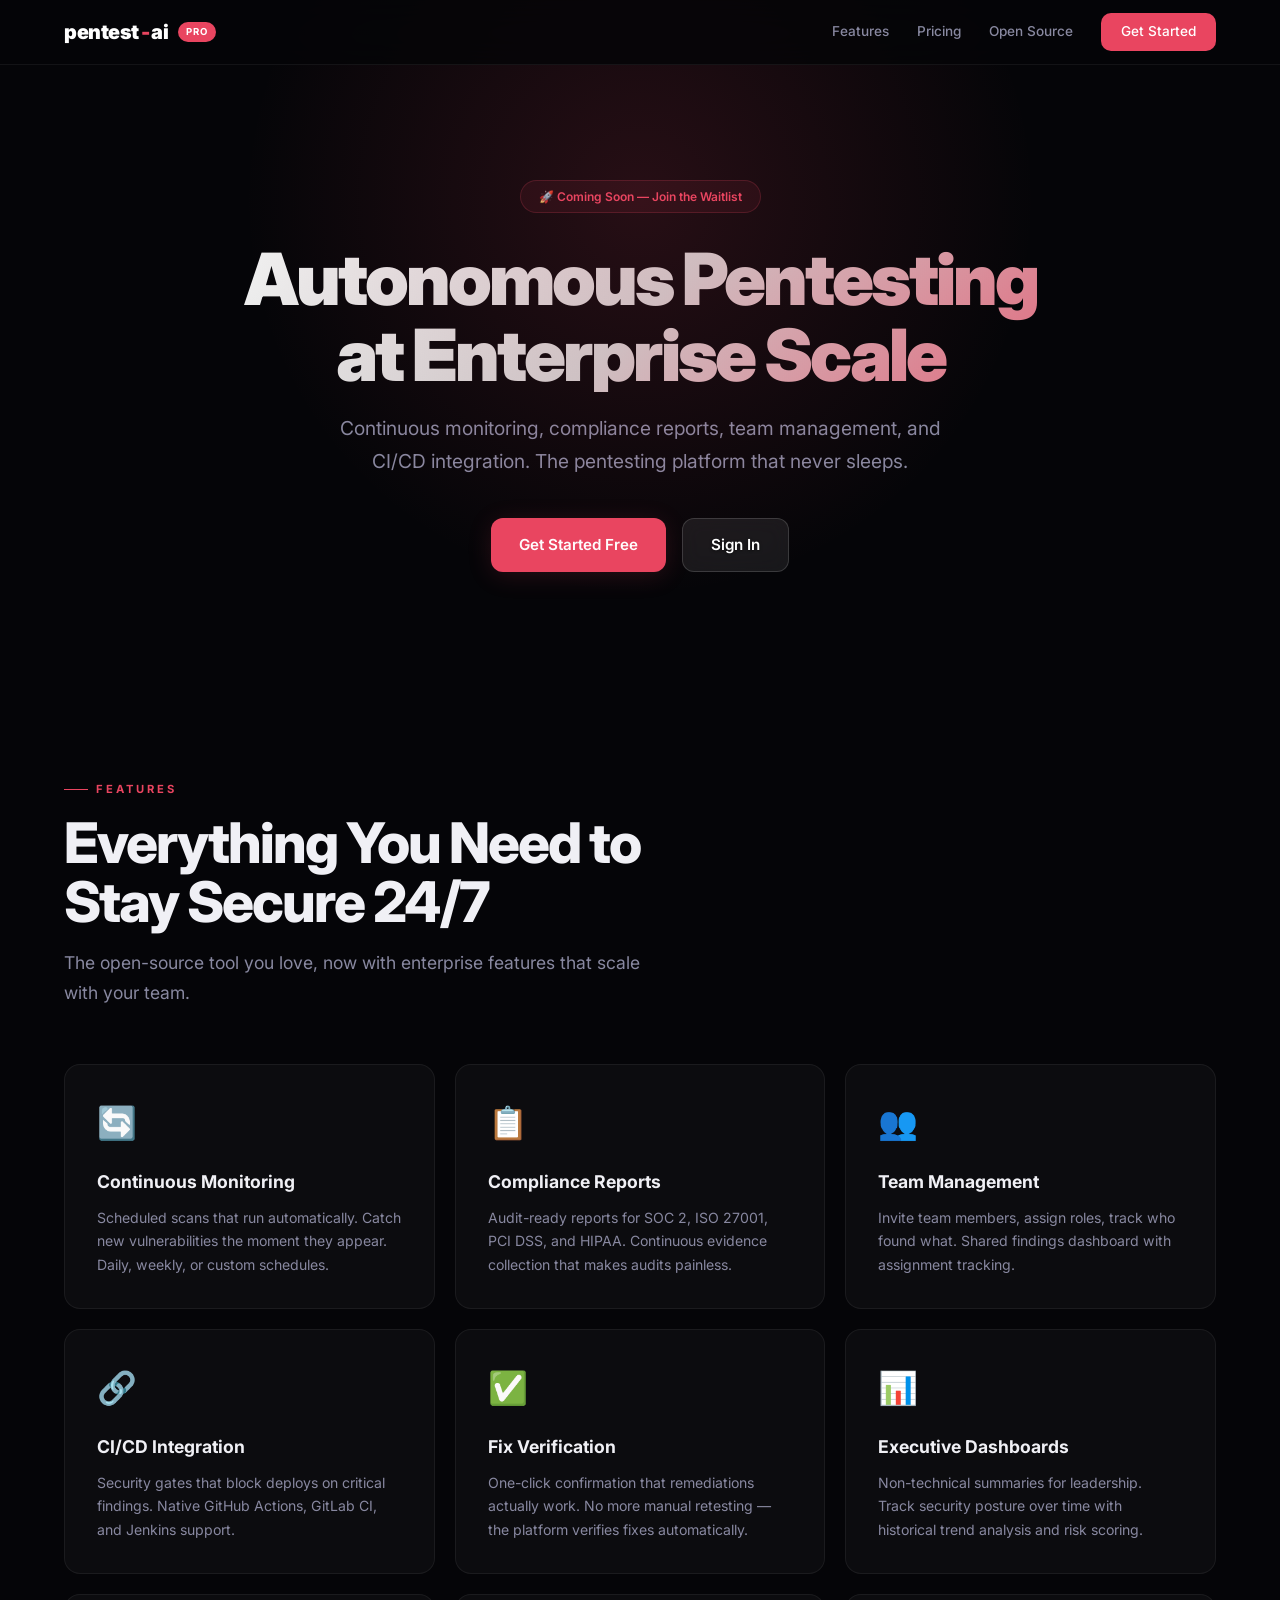
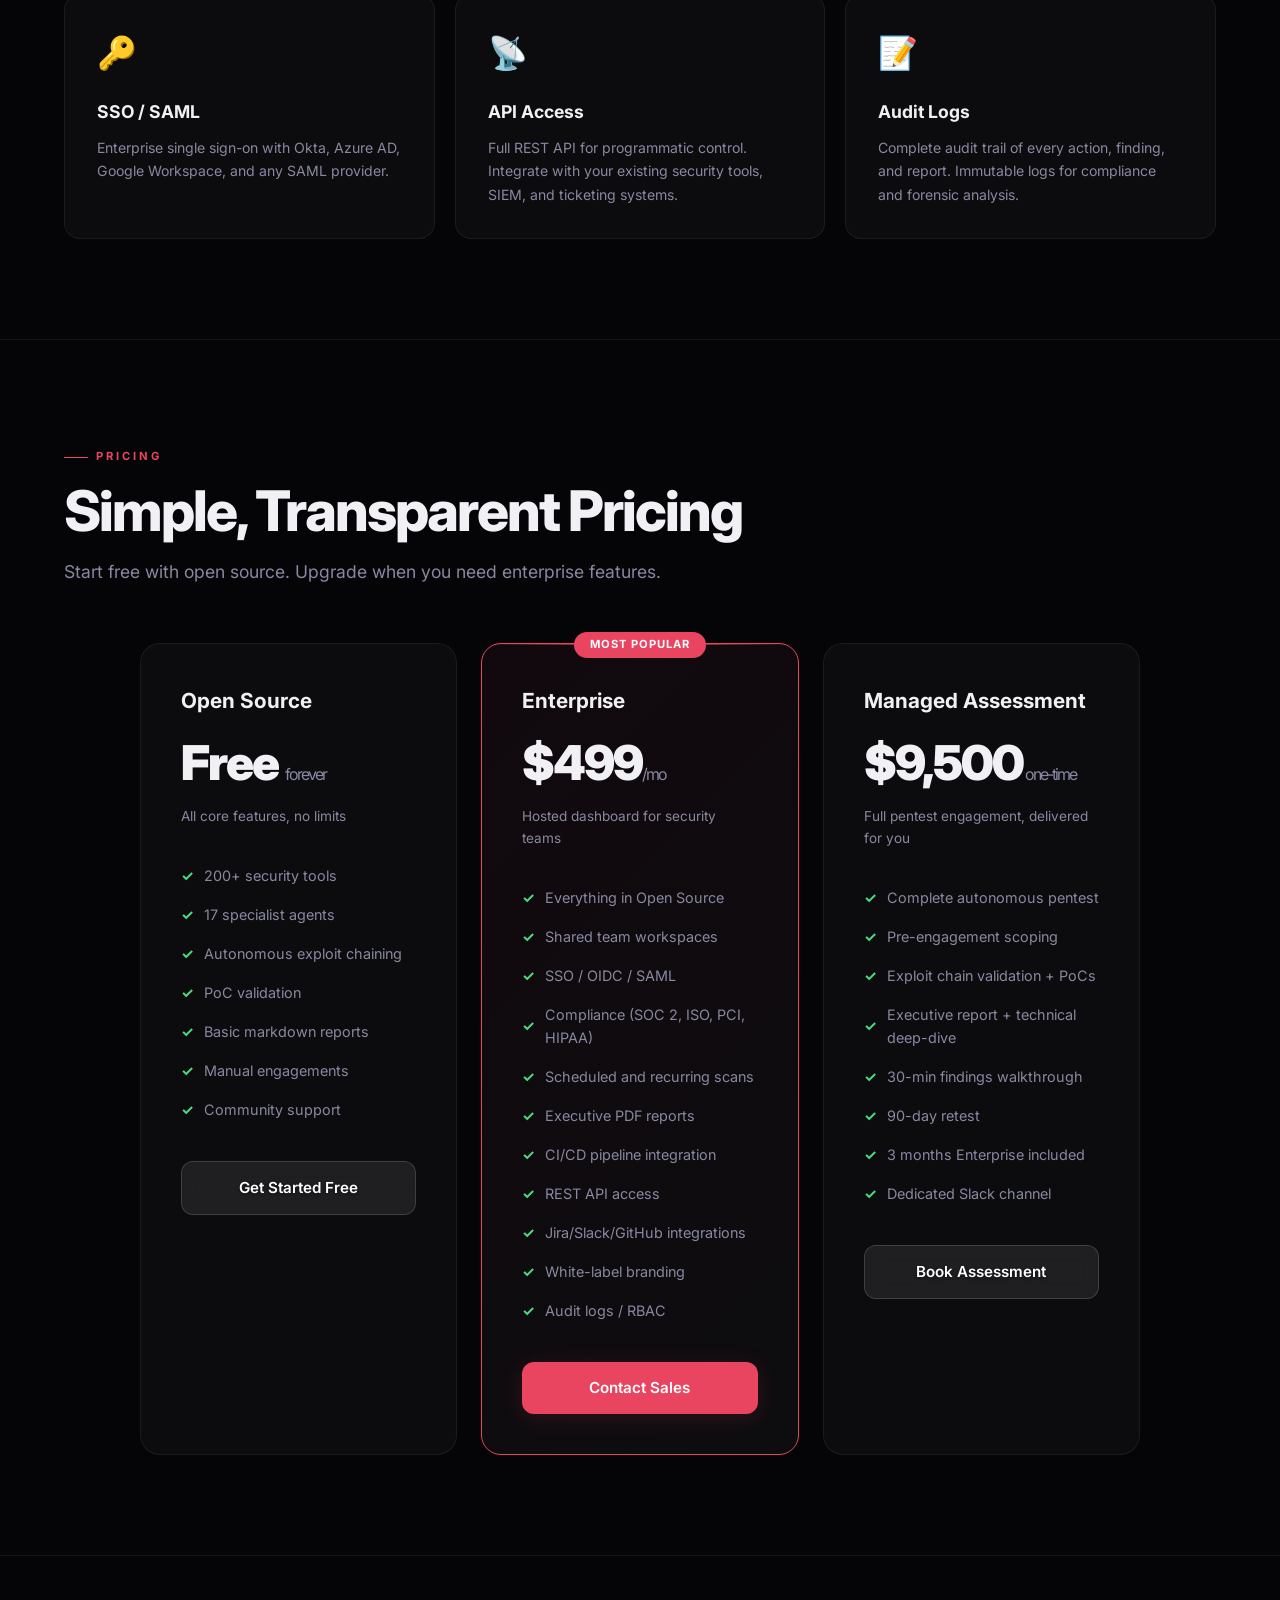
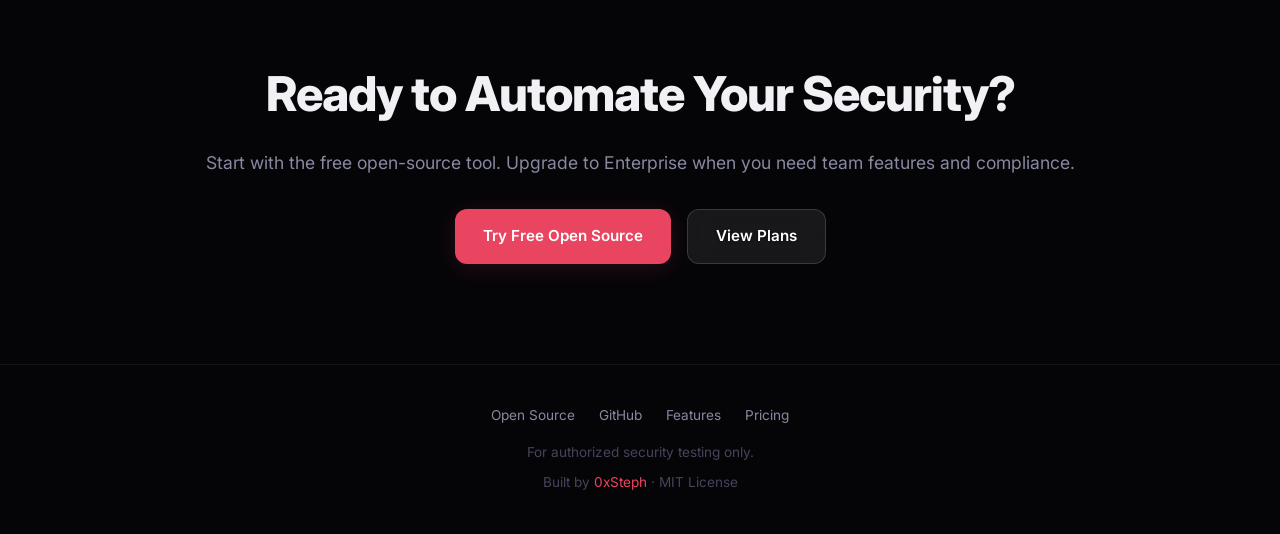
<file: tools/mcp-attacker/pentest-ai/docs/index.html>
<!DOCTYPE html>
<html lang="en">
<head>
  <meta charset="UTF-8">
  <meta name="viewport" content="width=device-width, initial-scale=1.0">
  <title>pentest-ai, Offensive-security MCP for Claude Code</title>
  <meta name="description" content="Offensive-security MCP server. 197 wrapped tools, 17 specialist agents, SPA-aware probes that catch bugs scanners miss. Local-first SQLite, BYOK on the LLM.">
  <link rel="icon" type="image/svg+xml" href="/logo.svg">
  <link rel="preconnect" href="https://fonts.googleapis.com">
  <link rel="preconnect" href="https://fonts.gstatic.com" crossorigin>
  <link href="https://fonts.googleapis.com/css2?family=Inter:wght@300;400;500;600;700;800;900&display=swap" rel="stylesheet">
  <style>
    *, *::before, *::after { margin: 0; padding: 0; box-sizing: border-box; }
    :root {
      --bg: #050508;
      --bg-card: rgba(255,255,255,0.03);
      --bg-card-hover: rgba(255,255,255,0.06);
      --border: rgba(255,255,255,0.06);
      --red: #e94560;
      --red-glow: rgba(233,69,96,0.15);
      --red-bright: #ff5a78;
      --text: #f0f0f5;
      --text-dim: #8888a0;
      --text-muted: #44445a;
      --green: #4ade80;
      --blue: #60a5fa;
      --purple: #a78bfa;
      --orange: #f59e0b;
      --radius: 16px;
      --max-w: 1200px;
    }
    html { scroll-behavior: smooth; }
    body {
      font-family: 'Inter', -apple-system, BlinkMacSystemFont, sans-serif;
      background: var(--bg);
      color: var(--text);
      line-height: 1.6;
      -webkit-font-smoothing: antialiased;
      overflow-x: hidden;
    }
    a { color: var(--red); text-decoration: none; transition: all 0.2s; }
    a:hover { color: var(--red-bright); }
    .container { max-width: var(--max-w); margin: 0 auto; padding: 0 24px; }

    /* NAV */
    nav {
      position: fixed; top: 0; left: 0; right: 0; z-index: 100;
      background: rgba(5,5,8,0.85);
      backdrop-filter: blur(24px);
      border-bottom: 1px solid var(--border);
    }
    .nav-inner {
      max-width: var(--max-w); margin: 0 auto; padding: 0 24px;
      display: flex; align-items: center; justify-content: space-between;
      height: 64px;
    }
    .nav-logo {
      font-size: 1.25rem; font-weight: 900; color: #fff;
      letter-spacing: -0.5px; display: flex; align-items: center; gap: 2px;
    }
    .nav-logo span { color: var(--red); }
    .nav-logo .pro-badge {
      background: var(--red); color: #fff; font-size: 0.6rem;
      padding: 2px 8px; border-radius: 100px; margin-left: 8px;
      font-weight: 700; text-transform: uppercase; letter-spacing: 1px;
    }
    .nav-links { display: flex; gap: 28px; align-items: center; }
    .nav-links a { color: var(--text-dim); font-size: 0.85rem; font-weight: 500; transition: color 0.2s; }
    .nav-links a:hover { color: #fff; }
    .nav-cta {
      background: var(--red); color: #fff !important; padding: 8px 20px;
      border-radius: 10px; font-weight: 600; font-size: 0.85rem;
      transition: all 0.2s;
    }
    .nav-cta:hover { background: var(--red-bright); transform: translateY(-1px); box-shadow: 0 4px 20px var(--red-glow); }

    /* HERO */
    .hero {
      padding: 180px 0 100px;
      text-align: center;
      position: relative;
    }
    .hero::before {
      content: '';
      position: absolute; top: -200px; left: 50%; transform: translateX(-50%);
      width: 800px; height: 800px;
      background: radial-gradient(circle, var(--red-glow) 0%, transparent 70%);
      pointer-events: none;
    }
    .hero-badge {
      display: inline-flex; align-items: center; gap: 8px;
      background: rgba(233,69,96,0.08); border: 1px solid rgba(233,69,96,0.2);
      padding: 6px 18px; border-radius: 100px; font-size: 0.75rem;
      color: var(--red); font-weight: 600; margin-bottom: 28px;
    }
    .hero h1 {
      font-size: clamp(2.5rem, 6vw, 4.5rem);
      font-weight: 900; letter-spacing: -3px; line-height: 1.05;
      margin-bottom: 20px;
      background: linear-gradient(135deg, #fff 0%, #ccc 50%, var(--red) 100%);
      -webkit-background-clip: text; -webkit-text-fill-color: transparent;
      background-clip: text;
    }
    .hero-sub {
      font-size: clamp(1rem, 2vw, 1.2rem);
      color: var(--text-dim); max-width: 650px; margin: 0 auto 40px;
      line-height: 1.7;
    }
    .hero-buttons { display: flex; gap: 16px; justify-content: center; flex-wrap: wrap; }
    .btn {
      display: inline-flex; align-items: center; gap: 8px;
      padding: 14px 28px; border-radius: 12px; font-weight: 600;
      font-size: 0.95rem; transition: all 0.3s; cursor: pointer; border: none;
      font-family: inherit;
    }
    .btn-primary { background: var(--red); color: #fff; box-shadow: 0 4px 24px var(--red-glow); }
    .btn-primary:hover { background: var(--red-bright); transform: translateY(-2px); box-shadow: 0 8px 32px rgba(233,69,96,0.3); }
    .btn-secondary {
      background: rgba(255,255,255,0.08); color: #fff;
      border: 1px solid rgba(255,255,255,0.15);
      backdrop-filter: blur(10px);
      text-shadow: 0 1px 3px rgba(0,0,0,0.5);
    }
    .btn-secondary:hover { border-color: rgba(255,255,255,0.3); transform: translateY(-2px); background: rgba(255,255,255,0.12); }

    /* FEATURES */
    .section { padding: 100px 0; position: relative; }
    .section-label {
      display: inline-flex; align-items: center; gap: 8px;
      font-size: 0.7rem; font-weight: 700; text-transform: uppercase;
      letter-spacing: 3px; color: var(--red); margin-bottom: 16px;
    }
    .section-label::before { content: ''; width: 24px; height: 1px; background: var(--red); }
    .section-title {
      font-size: clamp(2rem, 4.5vw, 3.5rem); font-weight: 800;
      letter-spacing: -2px; margin-bottom: 16px; line-height: 1.05;
    }
    .section-desc { color: var(--text-dim); font-size: 1.1rem; max-width: 600px; margin-bottom: 56px; line-height: 1.7; }

    .features-grid {
      display: grid; grid-template-columns: repeat(auto-fit, minmax(320px, 1fr));
      gap: 20px;
    }
    .feature-card {
      background: var(--bg-card); border: 1px solid var(--border);
      border-radius: var(--radius); padding: 32px;
      transition: all 0.4s cubic-bezier(0.4, 0, 0.2, 1);
    }
    .feature-card:hover { border-color: rgba(233,69,96,0.4); transform: translateY(-4px); }
    .feature-card .icon { font-size: 2rem; margin-bottom: 20px; display: block; }
    .feature-card h4 { font-size: 1.1rem; font-weight: 700; margin-bottom: 10px; }
    .feature-card p { color: var(--text-dim); font-size: 0.88rem; line-height: 1.65; }

    /* PRICING */
    .pricing-grid {
      display: grid; grid-template-columns: repeat(auto-fit, minmax(300px, 1fr));
      gap: 24px; max-width: 1000px; margin: 0 auto;
    }
    .pricing-card {
      background: var(--bg-card); border: 1px solid var(--border);
      border-radius: 20px; padding: 40px; position: relative;
      transition: all 0.4s;
    }
    .pricing-card:hover { border-color: var(--border); transform: translateY(-4px); }
    .pricing-card.popular {
      border-color: var(--red);
      background: linear-gradient(135deg, rgba(233,69,96,0.05) 0%, var(--bg-card) 100%);
    }
    .pricing-card.popular::before {
      content: ''; position: absolute; top: 0; left: 0; right: 0; height: 1px;
      background: linear-gradient(90deg, transparent, var(--red), transparent);
    }
    .popular-badge {
      position: absolute; top: -12px; left: 50%; transform: translateX(-50%);
      background: var(--red); color: #fff; padding: 4px 16px; border-radius: 100px;
      font-size: 0.7rem; font-weight: 700; text-transform: uppercase; letter-spacing: 1px;
    }
    .pricing-card h3 { font-size: 1.3rem; font-weight: 700; margin-bottom: 8px; }
    .pricing-card .price {
      font-size: 3rem; font-weight: 900; letter-spacing: -2px; margin-bottom: 4px;
    }
    .pricing-card .price span { font-size: 1rem; font-weight: 400; color: var(--text-dim); }
    .pricing-card .price-desc { color: var(--text-dim); font-size: 0.85rem; margin-bottom: 28px; }
    .pricing-card ul { list-style: none; margin-bottom: 32px; }
    .pricing-card ul li {
      display: flex; align-items: center; gap: 10px;
      padding: 8px 0; font-size: 0.9rem; color: var(--text-dim);
    }
    .pricing-card ul li::before {
      content: '✓'; color: var(--green); font-weight: 700; flex-shrink: 0;
    }
    .pricing-card .btn { width: 100%; justify-content: center; }

    /* CTA */
    .cta-section {
      text-align: center; padding: 100px 0;
      border-top: 1px solid var(--border);
    }
    .cta-section h2 { font-size: clamp(2rem, 4vw, 3rem); font-weight: 800; margin-bottom: 16px; letter-spacing: -1px; }
    .cta-section p { color: var(--text-dim); margin-bottom: 32px; font-size: 1.1rem; }

    /* FOOTER */
    footer {
      padding: 40px 0; border-top: 1px solid var(--border);
      text-align: center; color: var(--text-muted); font-size: 0.85rem;
    }
    .footer-links { display: flex; gap: 24px; justify-content: center; margin-bottom: 16px; flex-wrap: wrap; }
    .footer-links a { color: var(--text-dim); }
    .footer-links a:hover { color: #fff; }

    @media (max-width: 768px) {
      .nav-links { display: none; }
      .hero { padding: 140px 0 60px; }
      .section { padding: 60px 0; }
      .features-grid { grid-template-columns: 1fr; }
      .pricing-grid { grid-template-columns: 1fr; }
    }
  </style>
</head>
<body>

  <nav>
    <div class="nav-inner">
      <div class="nav-logo">pentest<span>-</span>ai <span class="pro-badge">Pro</span></div>
      <div class="nav-links">
        <a href="#features">Features</a>
        <a href="#pricing">Pricing</a>
        <a href="https://pentestai.xyz">Open Source</a>
        <a href="#pricing" class="nav-cta">Get Started</a>
      </div>
    </div>
  </nav>

  <section class="hero">
    <div class="container">
      <div class="hero-badge">🚀 Coming Soon — Join the Waitlist</div>
      <h1>Autonomous Pentesting<br>at Enterprise Scale</h1>
      <p class="hero-sub">Continuous monitoring, compliance reports, team management, and CI/CD integration. The pentesting platform that never sleeps.</p>
      <div class="hero-buttons">
        <a href="/dashboard.html" class="btn btn-primary">Get Started Free</a>
        <a href="/dashboard.html" class="btn btn-secondary">Sign In</a>
      </div>
    </div>
  </section>

  <section class="section" id="features">
    <div class="container">
      <div class="section-label">Features</div>
      <h2 class="section-title">Everything You Need to<br>Stay Secure 24/7</h2>
      <p class="section-desc">The open-source tool you love, now with enterprise features that scale with your team.</p>

      <div class="features-grid">
        <div class="feature-card">
          <span class="icon">🔄</span>
          <h4>Continuous Monitoring</h4>
          <p>Scheduled scans that run automatically. Catch new vulnerabilities the moment they appear. Daily, weekly, or custom schedules.</p>
        </div>
        <div class="feature-card">
          <span class="icon">📋</span>
          <h4>Compliance Reports</h4>
          <p>Audit-ready reports for SOC 2, ISO 27001, PCI DSS, and HIPAA. Continuous evidence collection that makes audits painless.</p>
        </div>
        <div class="feature-card">
          <span class="icon">👥</span>
          <h4>Team Management</h4>
          <p>Invite team members, assign roles, track who found what. Shared findings dashboard with assignment tracking.</p>
        </div>
        <div class="feature-card">
          <span class="icon">🔗</span>
          <h4>CI/CD Integration</h4>
          <p>Security gates that block deploys on critical findings. Native GitHub Actions, GitLab CI, and Jenkins support.</p>
        </div>
        <div class="feature-card">
          <span class="icon">✅</span>
          <h4>Fix Verification</h4>
          <p>One-click confirmation that remediations actually work. No more manual retesting — the platform verifies fixes automatically.</p>
        </div>
        <div class="feature-card">
          <span class="icon">📊</span>
          <h4>Executive Dashboards</h4>
          <p>Non-technical summaries for leadership. Track security posture over time with historical trend analysis and risk scoring.</p>
        </div>
        <div class="feature-card">
          <span class="icon">🔑</span>
          <h4>SSO / SAML</h4>
          <p>Enterprise single sign-on with Okta, Azure AD, Google Workspace, and any SAML provider.</p>
        </div>
        <div class="feature-card">
          <span class="icon">📡</span>
          <h4>API Access</h4>
          <p>Full REST API for programmatic control. Integrate with your existing security tools, SIEM, and ticketing systems.</p>
        </div>
        <div class="feature-card">
          <span class="icon">📝</span>
          <h4>Audit Logs</h4>
          <p>Complete audit trail of every action, finding, and report. Immutable logs for compliance and forensic analysis.</p>
        </div>
      </div>
    </div>
  </section>

  <section class="section" id="pricing" style="border-top: 1px solid var(--border);">
    <div class="container">
      <div class="section-label">Pricing</div>
      <h2 class="section-title">Simple, Transparent Pricing</h2>
      <p class="section-desc">Start free with open source. Upgrade when you need enterprise features.</p>

      <div class="pricing-grid">
        <div class="pricing-card">
          <h3>Open Source</h3>
          <div class="price">Free <span>forever</span></div>
          <p class="price-desc">All core features, no limits</p>
          <ul>
            <li>200+ security tools</li>
            <li>17 specialist agents</li>
            <li>Autonomous exploit chaining</li>
            <li>PoC validation</li>
            <li>Basic markdown reports</li>
            <li>Manual engagements</li>
            <li>Community support</li>
          </ul>
          <a href="https://pentestai.xyz" class="btn btn-secondary">Get Started Free</a>
        </div>

        <div class="pricing-card popular">
          <div class="popular-badge">Most Popular</div>
          <h3>Enterprise</h3>
          <div class="price">$499<span>/mo</span></div>
          <p class="price-desc">Hosted dashboard for security teams</p>
          <ul>
            <li>Everything in Open Source</li>
            <li>Shared team workspaces</li>
            <li>SSO / OIDC / SAML</li>
            <li>Compliance (SOC 2, ISO, PCI, HIPAA)</li>
            <li>Scheduled and recurring scans</li>
            <li>Executive PDF reports</li>
            <li>CI/CD pipeline integration</li>
            <li>REST API access</li>
            <li>Jira/Slack/GitHub integrations</li>
            <li>White-label branding</li>
            <li>Audit logs / RBAC</li>
          </ul>
          <a href="mailto:sales@pentestai.xyz?subject=Enterprise%20Inquiry" class="btn btn-primary" id="pro-cta">Contact Sales</a>
        </div>

        <div class="pricing-card">
          <h3>Managed Assessment</h3>
          <div class="price">$9,500<span> one-time</span></div>
          <p class="price-desc">Full pentest engagement, delivered for you</p>
          <ul>
            <li>Complete autonomous pentest</li>
            <li>Pre-engagement scoping</li>
            <li>Exploit chain validation + PoCs</li>
            <li>Executive report + technical deep-dive</li>
            <li>30-min findings walkthrough</li>
            <li>90-day retest</li>
            <li>3 months Enterprise included</li>
            <li>Dedicated Slack channel</li>
          </ul>
          <a href="mailto:sales@pentestai.xyz?subject=Managed%20Assessment%20Inquiry" class="btn btn-secondary">Book Assessment</a>
        </div>
      </div>
    </div>
  </section>

  <section class="cta-section">
    <div class="container">
      <h2>Ready to Automate Your Security?</h2>
      <p>Start with the free open-source tool. Upgrade to Enterprise when you need team features and compliance.</p>
      <div class="hero-buttons">
        <a href="https://pentestai.xyz" class="btn btn-primary">Try Free Open Source</a>
        <a href="#pricing" class="btn btn-secondary">View Plans</a>
      </div>
    </div>
  </section>

  <footer>
    <div class="container">
      <div class="footer-links">
        <a href="https://pentestai.xyz">Open Source</a>
        <a href="https://github.com/0xSteph/pentest-ai">GitHub</a>
        <a href="#features">Features</a>
        <a href="#pricing">Pricing</a>
      </div>
      <p>For authorized security testing only.</p>
      <p style="margin-top: 8px;">Built by <a href="https://github.com/0xSteph" target="_blank" rel="noopener">0xSteph</a> · MIT License</p>
    </div>
  </footer>

</body>
</html>
</file>
